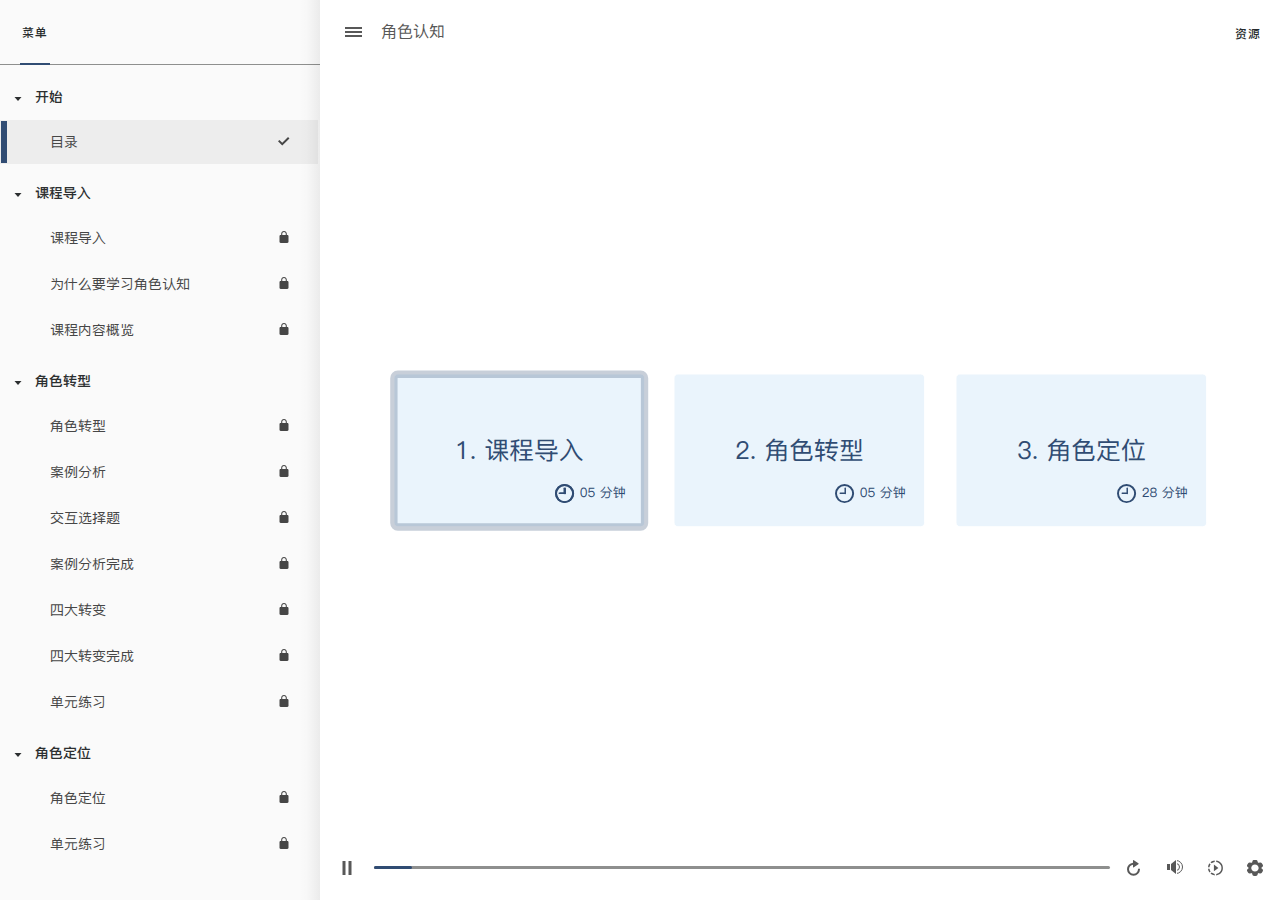
<file: index.html>
﻿<!doctype html>
<html lang="zh-CN">
<head>
  <meta charset="utf-8">
  <!-- Created using Storyline 360 - http://www.articulate.com  -->
  <!-- version: 3.81.31200.0 -->
  <title>&#35282;&#33394;&#35748;&#30693;</title>
  <meta http-equiv="x-ua-compatible" content="IE=edge"/>
  <meta name="viewport" content="width=device-width,initial-scale=1,user-scalable=no,shrink-to-fit=no,minimal-ui"/>
  <meta name="apple-mobile-web-app-capable" content="yes"/>
  <style>
    html, body { height: 100%; padding: 0; margin: 0 }
    #app { height: 100%; width: 100%; }
  </style>

  <script>
    window.DS = {};
    window.globals = {
      DATA_PATH_BASE: '',
      HAS_FRAME: true,
      HAS_SLIDE: true,

      lmsPresent: false,
      tinCanPresent: false,
      cmi5Present: false,
      aoSupport: false,
      scale: 'noscale',
      captureRc: false,
      browserSize: 'optimal',
      bgColor: '#FFFFFF',
      features: 'BackgroundAudioTriggers,ConnectionMessages,DropIn1,DropIn2,DropIn3,DropIn4,DropIn5,LayerPresentAsDialog,MultiLineTextEntry,MultipleQuizTracking,UpdatedThemeEditor',
      themeName: 'unified',
      preloaderColor: '#8C8C8C',
      suppressAnalytics: true,
      productChannel: 'stable',
      publishSource: 'storyline',
      aid: 'aid|3c6c9289-3d5f-4d69-979d-276ea59f59f8',
      cid: '85a8f9e2-6ce3-4dc3-a286-cd9b1ebb1d58',
      playerVersion: '3.81.31200.0',
      publishTimestamp: '2023-11-22T19:20:32.2727033Z',
      maxIosVideoElements: 10,
      connectionSettings: { message: '%E4%BD%A0%E6%98%AF%E7%A6%BB%E7%BA%BF%E7%9A%84%E3%80%82%E8%AF%B7%E8%AF%95%E7%9D%80%E9%87%8D%E6%96%B0%E8%BF%9E%E6%8E%A5%E2%80%A6', useDarkTheme: true, mode: 'disabled' },

      
      parseParams: function(qs) {
        if (window.globals.parsedParams != null) {
          return window.globals.parsedParams;
        }
        qs = (qs || window.location.search.substr(1)).split('+').join(' ');
        var params = {},
            tokens,
            re = /[?&]?([^=]+)=([^&]*)/g;

        while (tokens = re.exec(qs)) {
          params[decodeURIComponent(tokens[1]).trim()] =
            decodeURIComponent(tokens[2]).trim();
        }
        window.globals.parsedParams = params;
        return params;
      }

    };
  </script>
  <script>
    var isIe11 = ('ActiveXObject' in window || window.MSBlobBuilder != null)
      && window.msCrypto != null && !window.ActiveXObject;
    if (isIe11) {
      window.globals.unsupportedBrowser = true;
      document.write(atob('[base64]'));
    }
  </script>
  
  <script>window.THREE = { };</script>
  
</head>
<body style="background: #FFFFFF" class="cs-HTML theme-unified">
  <!-- 360 -->
  <script>!function(){var e,i=/iPhone/i,o=/iPod/i,n=/iPad/i,t=/\biOS-universal(?:.+)Mac\b/i,r=/\bAndroid(?:.+)Mobile\b/i,a=/Android/i,d=/(?:SD4930UR|\bSilk(?:.+)Mobile\b)/i,p=/Silk/i,l=/Windows Phone/i,u=/\bWindows(?:.+)ARM\b/i,b=/BlackBerry/i,s=/BB10/i,c=/Opera Mini/i,f=/\b(CriOS|Chrome)(?:.+)Mobile/i,h=/Mobile(?:.+)Firefox\b/i,v=function(e){return void 0!==e&&"MacIntel"===e.platform&&"number"==typeof e.maxTouchPoints&&e.maxTouchPoints>1&&"undefined"==typeof MSStream};e=function(e){var m={userAgent:"",platform:"",maxTouchPoints:0};e||"undefined"==typeof navigator?"string"==typeof e?m.userAgent=e:e&&e.userAgent&&(m={userAgent:e.userAgent,platform:e.platform,maxTouchPoints:e.maxTouchPoints||0}):m={userAgent:navigator.userAgent,platform:navigator.platform,maxTouchPoints:navigator.maxTouchPoints||0};var g=m.userAgent,y=g.split("[FBAN");void 0!==y[1]&&(g=y[0]),void 0!==(y=g.split("Twitter"))[1]&&(g=y[0]);var A=function(e){return function(i){return i.test(e)}}(g),w={apple:{phone:A(i)&&!A(l),ipod:A(o),tablet:!A(i)&&(A(n)||v(m))&&!A(l),universal:A(t),device:(A(i)||A(o)||A(n)||A(t)||v(m))&&!A(l)},amazon:{phone:A(d),tablet:!A(d)&&A(p),device:A(d)||A(p)},android:{phone:!A(l)&&A(d)||!A(l)&&A(r),tablet:!A(l)&&!A(d)&&!A(r)&&(A(p)||A(a)),device:!A(l)&&(A(d)||A(p)||A(r)||A(a))||A(/\bokhttp\b/i)},windows:{phone:A(l),tablet:A(u),device:A(l)||A(u)},other:{blackberry:A(b),blackberry10:A(s),opera:A(c),firefox:A(h),chrome:A(f),device:A(b)||A(s)||A(c)||A(h)||A(f)},any:!1,phone:!1,tablet:!1};return w.any=w.apple.device||w.android.device||w.windows.device||w.other.device,w.phone=w.apple.phone||w.android.phone||w.windows.phone,w.tablet=w.apple.tablet||w.android.tablet||w.windows.tablet,w}(),"object"==typeof exports&&"undefined"!=typeof module?module.exports=e:"function"==typeof define&&define.amd?define((function(){return e})):this.isMobile=e}();
    window.isMobile.apple.tablet = window.isMobile.apple.tablet ||
      (navigator.platform === 'MacIntel' && navigator.maxTouchPoints > 1);
    window.isMobile.apple.device = window.isMobile.apple.device || window.isMobile.apple.tablet;
    window.isMobile.tablet = window.isMobile.tablet || window.isMobile.apple.tablet;
    window.isMobile.any = window.isMobile.any || window.isMobile.apple.tablet;
  </script>

  <div id="focus-sink" tabindex="-1"></div>

  <div id="preso"></div>
  <script>
    (function() {

      var classTypes = [ 'desktop', 'mobile', 'phone', 'tablet' ];

      var addDeviceClasses = function(prefix, testObj) {
        var curr, i;
        for (i = 0; i < classTypes.length; i++) {
          curr = classTypes[i];
          if (testObj[curr]) {
            document.body.classList.add(prefix + curr);
          }
        }
      };

      var params = window.globals.parseParams(),
          isDevicePreview = params.devicepreview === '1',
          isPhoneOverride = params.deviceType === 'phone' || (isDevicePreview && params.phone == '1'),
          isTabletOverride = (params.deviceType === 'tablet' || isDevicePreview) && !isPhoneOverride,
          isMobileOverride = isPhoneOverride || isTabletOverride;

      var deviceView = {
        desktop: !window.isMobile.any && !isMobileOverride,
        mobile: window.isMobile.any || isMobileOverride,
        phone: isPhoneOverride || (window.isMobile.phone && !isTabletOverride),
        tablet: isTabletOverride || window.isMobile.tablet
      };

      window.globals.deviceView = deviceView;
      window.isMobile.desktop = !window.isMobile.any;
      window.isMobile.mobile = window.isMobile.any;

      addDeviceClasses('view-', deviceView);

    })();
  </script>
  
  <script src='story_content/user.js' type=text/javascript></script>
  <div class="slide-loader"></div>

  <script>
    var doc = document, loader = doc.body.querySelector('.slide-loader'); [ 1, 2, 3 ].forEach(function(n) { var d = doc.createElement('div'); d.style.backgroundColor = window.globals.preloaderColor; d.classList.add('mobile-loader-dot'); d.classList.add('dot' + n); loader.appendChild(d); });
  </script>

  <div class="mobile-load-title-overlay" style="display: none">
    <div class="mobile-load-title">&#35282;&#33394;&#35748;&#30693;</div>
  </div>

  <div class="mobile-chrome-warning"></div>

  
<style>
  .warn-connection-dialog {
    display: none;
    background: transparent;
    pointer-events: all;
    position: fixed;
    left: 0;
    top: 0;
    width: 100%;
    height: 100%;
    z-index: 999;
  }

  .warn-connection-content {
    pointer-events: all;
    border-radius: 4px;
    background: white;
    border: 1px solid #E7E7E7;
    color: #333333;
    box-shadow: 0 2px 4px rgba(0, 0, 0, 0.25);
    transition: all 150ms ease-out;
    position: absolute;
    white-space: nowrap;
  }

  .view-phone.is-landscape .warn-connection-content {
    left: 23px;
    bottom: 23px;
  }

  .view-tablet.is-landscape .warn-connection-content {
    left: 50%;
    top: 20px;
    transform: translateX(-50%);
  }

  .is-portrait .warn-connection-content {
    transform: translate(-50%, calc(-100% - 15px));
  }

  .warn-connection-content p {
    display: inline-block;
    margin: 0 8px 0 0;
    line-height: 33px;
    font-size: 11px;
  }

  .warn-connection-content svg {
    position: relative;
    vertical-align: middle;
    margin: 0 2px 2px 8px;
  }

  .view-desktop .warn-connection-content {
    left: 1.5em;
    bottom: 1.5em;
  }

  .view-desktop .warn-connection-content p {
    font-size: 1.1em;
  }

  .is-offline .warn-connection-dialog {
    display: block;
  }

  .is-offline .cs-panel * {
    pointer-events: none !important;
  }

  .is-offline .cs-panel {
    pointer-events: all !important;
  }

  .is-offline #nav-controls * {
    pointer-events: none !important;
  }

  .is-offline #nav-controls {
    pointer-events: all !important;
  }
</style>

<div class="warn-connection-dialog" role="alertdialog" aria-modal="true" tabindex="0" aria-labelledby="warn-connection-message">
  <div class="warn-connection-content">
    <svg width="17" height="15" viewBox="0 0 17 15" xmlns="http://www.w3.org/2000/svg">
      <path fill="#8F0000" stroke="white" d="M16.07,12.98 L15.88,12.23 L9.51,1.21 C8.97,0.26,7.6,0.26,7.06,1.21 L0.69,12.23 C0.15,13.16,0.81,14.36,1.91,14.36 H14.65 C15.47,14.36,16.05,13.7,16.07,12.98 Z"/>
      <path fill="white" stroke="white" d="M8.58,5.5 C8.35,5.28,8.5,5.35,8.21,5.32 C8.09,5.35,7.97,5.49,7.96,5.67 C7.97,5.79,7.98,5.92,7.98,6.04 L7.98,6.04 C7.99,6.17,8,6.31,8.01,6.43 L8.01,6.44 C8.03,6.92,8.06,7.41,8.09,7.9 L8.09,7.9 C8.12,8.39,8.14,8.88,8.17,9.37 C8.17,9.39,8.18,9.42,8.2,9.44 C8.23,9.46,8.25,9.47,8.28,9.47 C8.31,9.47,8.34,9.46,8.35,9.44 C8.37,9.43,8.38,9.4,8.39,9.35 L8.39,9.34 C8.39,9.24,8.4,9.15,8.4,9.05 L8.4,9.05 C8.41,8.96,8.41,8.86,8.42,8.75 C8.43,8.44,8.45,8.12,8.47,7.81 L8.47,7.81 C8.49,7.49,8.51,7.18,8.53,6.87 C8.55,6.46,8.56,6.05,8.59,5.64 L8.6,5.62 C8.6,5.57,8.59,5.53,8.58,5.5 L8.21,5.32 Z"/>
      <circle fill="white" stroke="white" cx="8.3" cy="11.35" r="0.3"/>
    </svg>
    <p id="warn-connection-message">You are offline. Trying to reconnect...</p>
  </div>
</div>

<script>
  (function() {
    window.DS.connection = {
      warningShown: false,
      assets: {},
      loadingAssetGroup: false,
      retryDelay: 500
    };

    var connectionSettings = window.globals.connectionSettings || {};

    // The `window.globals.features` variable must be set in `webpack.dev.config` when testing locally - it is not enough
    // to have it in the data - but it must be set there as well.
    var useConnectionMessages = window.AbortController != null &&
      window.location.protocol != 'file:' &&
      window.globals.features.indexOf('ConnectionMessages') != -1 &&
      connectionSettings.mode === 'normal';

    window.DS.connection.useConnectionMessages = useConnectionMessages;

    var assetCount = 0;
    var checkLoadedId;


    if (useConnectionMessages && connectionSettings != null) {
      var contentEl = document.querySelector('.warn-connection-content');
      var messageEl = contentEl.querySelector('p');

      if (connectionSettings.useDarkTheme) {
        contentEl.style.borderColor = '#BABBBA';
        contentEl.style.backgroundColor = '#282828';
        contentEl.style.color = '#FFFFFF';
      }

      if (connectionSettings.message != null) {
        messageEl.textContent = window.decodeURIComponent(connectionSettings.message);
      }
    }

    function checkAssetsReady() {
      for (var i in DS.connection.assets) {
        if (!DS.connection.assets[i].success) {
          return false;
        }
      }
      return true;
    }

    function stopAssetGroup() {
      if (!useConnectionMessages) { return; }

      assetCount = 0;

      DS.connection.oldAssetGroup = DS.connection.assets;
      DS.connection.assets = {};
      DS.connection.loadingAssetGroup = false;
      clearInterval(checkLoadedId);
    }

    function startAssetGroup() {
      if (!useConnectionMessages) { return; }
      var ticks = 0;
      clearInterval(checkLoadedId);
      checkLoadedId = setInterval(function() {
        var loaded = 0;
        if (assetCount === 0 && loaded === 0) {
          clearInterval(checkLoadedId);
          return;
        }

        for (var i in DS.connection.assets) {
          if (DS.connection.assets[i].success) {
            loaded++;
          }
        }

        if (assetCount === loaded && checkAssetsReady()) {
          for (var i in DS.connection.assets) {
            if (DS.connection.assets[i].action) {
              DS.connection.assets[i].action();
            }
          }
          hideWarning();
          stopAssetGroup();
        }
      }, 100)
    }

    function requiredAsset(url, action, retry, type) {
      if (!useConnectionMessages) { return; }
      if (DS.connection.assets[url]) { return; }

      DS.connection.assets[url] = {
        success: false, action: action, retry: retry, type: type
      };
      assetCount = Object.keys(DS.connection.assets).length;
      if (!DS.connection.loadingAssetGroup) {
        startAssetGroup();
      }
      DS.connection.loadingAssetGroup = true;
    }

    function assetLoaded(url) {
      if (!useConnectionMessages) { return; }
      if (DS.connection.assets[url]) {
        DS.connection.assets[url].success = true;
      }
    }

    function assetFailed(url) {
      if (!useConnectionMessages) { return; }
      if (!DS.connection.assets[url]) {
        if (/\.js$/.test(url) && url.indexOf('transcripts') === -1) {
          setTimeout(function() {
            if (DS.connection.lastSlideLoaded != null) {
              DS.connection.lastSlideLoaded();
            }
          }, DS.connection.retryDelay);
        }
        return;
      }
      if (!DS.connection.warningShown) { showWarning(); }
      if (DS.connection.assets[url].retry) {
        setTimeout(function() {
          if (!DS.connection.assets[url].success) {
            DS.connection.assets[url].retry()
          }
        }, DS.connection.retryDelay);
      }
    }

    function hideWarning() {
      document.body.classList.remove('is-offline');
      DS.connection.warningShown = false;
      enableKeys();
    }
    DS.connection.hideWarning = hideWarning

    function showWarning(btn) {
      document.body.classList.add('is-offline')
      DS.connection.warningShown = true;
      updateWarningPosition();
      disableKeys();
    }

    function updateWarningPosition() {
      if (!DS.connection.warningShown) {
        return;
      }

      var isPortrait = document.body.classList.contains('is-portrait');
      var warningEl = document.querySelector('.warn-connection-content');

      if (isPortrait) {
        var slide = document.querySelector('.primary-slide');
        var slideRect = slide.getBoundingClientRect();

        warningEl.style.top = `${slideRect.top}px`
        warningEl.style.left = `${slideRect.left + slideRect.width / 2}px`
      } else {
        warningEl.style.top = null;
        warningEl.style.left = null;
      }

      window.requestAnimationFrame(updateWarningPosition);
    }

    function onDisableKeyDown(e) {
      e.preventDefault();
      e.stopImmediatePropagation();
    }

    function onDisableKeyUp(e) {
      e.preventDefault();
      e.stopImmediatePropagation();
    }

    var accStyle = document.createElement('style');
    var warnDialogEl = document.querySelector('.warn-connection-dialog');

    function disableKeys() {
      if (DS.views.nsStack.length === 1) {
        DS.views.nsStack[0].tabReachable = false
        DS.views.nsStack[0].updateTabIndex(true, true);
      }

      accStyle.innerHTML = '.acc-shadow-dom { display: none; }';
      document.body.appendChild(accStyle);

      warnDialogEl.parentNode.append(warnDialogEl);
      warnDialogEl.focus();
    }

    function enableKeys() {
      document.body.removeChild(accStyle);
      if (DS.views.nsStack.length === 1 && DS.views.nsStack[0].name === '_frame') {
        DS.views.nsStack[0].tabReachable = true;
        DS.views.nsStack[0].updateTabIndex();
      }
    }

    // these will all be noops if the feature flag isn't set in
    // the data and `window.globals.features`
    DS.connection.requiredAsset = requiredAsset;
    DS.connection.assetLoaded = assetLoaded;
    DS.connection.assetFailed = assetFailed;
    DS.connection.stopAssetGroup = stopAssetGroup;
    DS.connection.startAssetGroup = startAssetGroup;
  })();
</script>


  <script>
    
    if (window.autoSpider && window.vInterfaceObject) {
      document.querySelector('.mobile-load-title-overlay').style.display = 'none';
    }
  </script>

  

  <link rel="stylesheet" href="html5/data/css/output.min.css" data-noprefix/>
</body>
<script src="html5/lib/scripts/bootstrapper.min.js"></script>
</html>
</file>
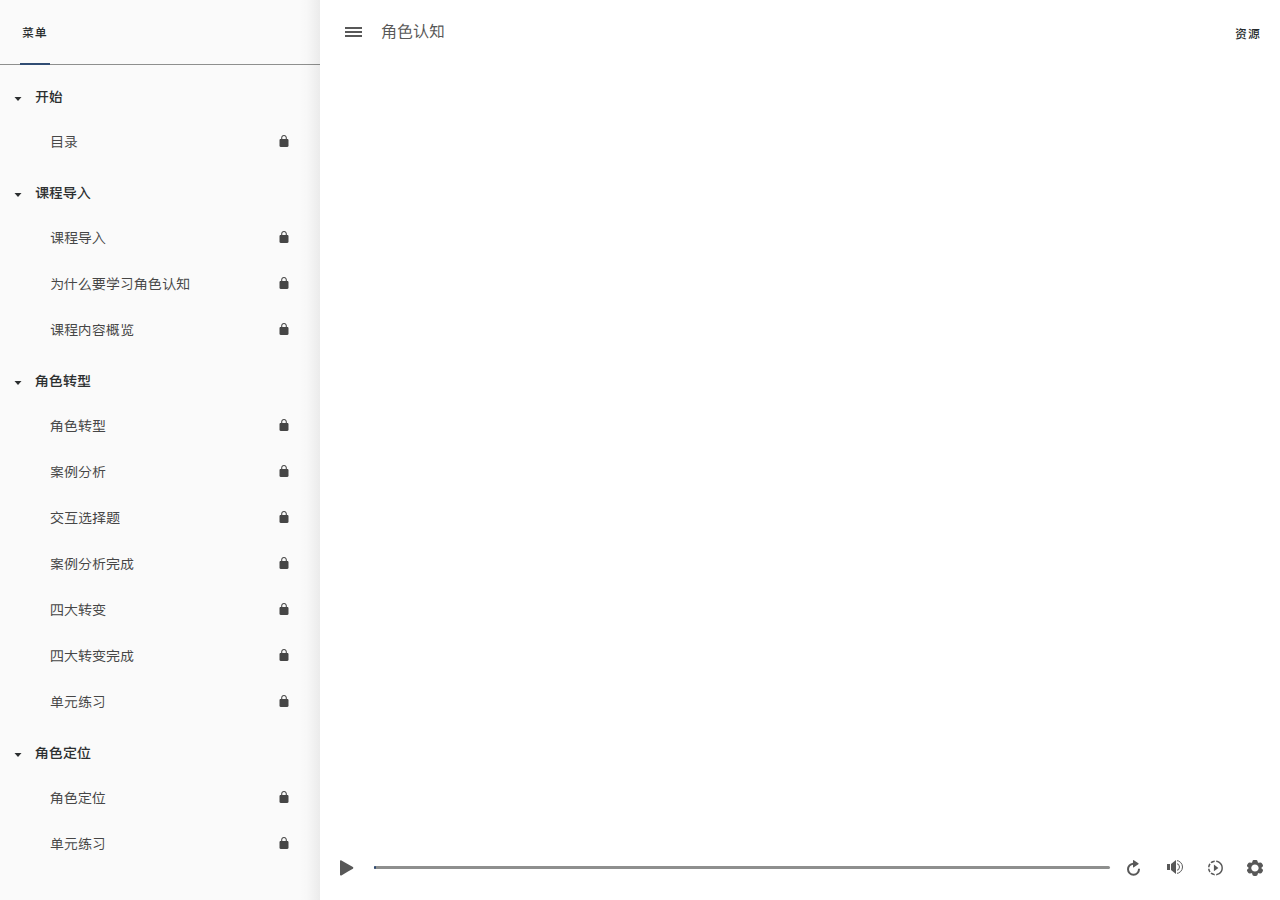
<file: index_lms.html>
<!doctype html>
<html lang="zh-CN">
<head>
  <meta charset="utf-8">
  <!-- Created using Storyline 360 - http://www.articulate.com  -->
  <!-- version: 3.81.31200.0 -->
  <title>&#35282;&#33394;&#35748;&#30693;</title>
  <meta http-equiv="x-ua-compatible" content="IE=edge"/>
  <meta name="viewport" content="width=device-width,initial-scale=1,user-scalable=no,shrink-to-fit=no,minimal-ui"/>
  <meta name="apple-mobile-web-app-capable" content="yes"/>
  <style>
    html, body { height: 100%; padding: 0; margin: 0 }
    #app { height: 100%; width: 100%; }
  </style>

  <script>
    window.DS = {};
    window.globals = {
      DATA_PATH_BASE: '',
      HAS_FRAME: true,
      HAS_SLIDE: true,

      lmsPresent: true,
      tinCanPresent: false,
      cmi5Present: false,
      aoSupport: false,
      scale: 'noscale',
      captureRc: false,
      browserSize: 'optimal',
      bgColor: '#FFFFFF',
      features: 'BackgroundAudioTriggers,ConnectionMessages,DropIn1,DropIn2,DropIn3,DropIn4,DropIn5,LayerPresentAsDialog,MultiLineTextEntry,MultipleQuizTracking,UpdatedThemeEditor',
      themeName: 'unified',
      preloaderColor: '#8C8C8C',
      suppressAnalytics: true,
      productChannel: 'stable',
      publishSource: 'storyline',
      aid: 'aid|3c6c9289-3d5f-4d69-979d-276ea59f59f8',
      cid: '85a8f9e2-6ce3-4dc3-a286-cd9b1ebb1d58',
      playerVersion: '3.81.31200.0',
      publishTimestamp: '2023-11-22T19:20:32.3834172Z',
      maxIosVideoElements: 10,
      connectionSettings: { message: '%E4%BD%A0%E6%98%AF%E7%A6%BB%E7%BA%BF%E7%9A%84%E3%80%82%E8%AF%B7%E8%AF%95%E7%9D%80%E9%87%8D%E6%96%B0%E8%BF%9E%E6%8E%A5%E2%80%A6', useDarkTheme: true, mode: 'disabled' },

      
      parseParams: function(qs) {
        if (window.globals.parsedParams != null) {
          return window.globals.parsedParams;
        }
        qs = (qs || window.location.search.substr(1)).split('+').join(' ');
        var params = {},
            tokens,
            re = /[?&]?([^=]+)=([^&]*)/g;

        while (tokens = re.exec(qs)) {
          params[decodeURIComponent(tokens[1]).trim()] =
            decodeURIComponent(tokens[2]).trim();
        }
        window.globals.parsedParams = params;
        return params;
      }

    };
  </script>
  <script>
    var isIe11 = ('ActiveXObject' in window || window.MSBlobBuilder != null)
      && window.msCrypto != null && !window.ActiveXObject;
    if (isIe11) {
      window.globals.unsupportedBrowser = true;
      document.write(atob('[base64]'));
    }
  </script>
  <script src="lms/scormdriver.js" charset="utf-8"></script>
  <script>window.THREE = { };</script>
  
</head>
<body style="background: #FFFFFF" class="cs-HTML theme-unified">
  <!-- 360 -->
  <script>!function(){var e,i=/iPhone/i,o=/iPod/i,n=/iPad/i,t=/\biOS-universal(?:.+)Mac\b/i,r=/\bAndroid(?:.+)Mobile\b/i,a=/Android/i,d=/(?:SD4930UR|\bSilk(?:.+)Mobile\b)/i,p=/Silk/i,l=/Windows Phone/i,u=/\bWindows(?:.+)ARM\b/i,b=/BlackBerry/i,s=/BB10/i,c=/Opera Mini/i,f=/\b(CriOS|Chrome)(?:.+)Mobile/i,h=/Mobile(?:.+)Firefox\b/i,v=function(e){return void 0!==e&&"MacIntel"===e.platform&&"number"==typeof e.maxTouchPoints&&e.maxTouchPoints>1&&"undefined"==typeof MSStream};e=function(e){var m={userAgent:"",platform:"",maxTouchPoints:0};e||"undefined"==typeof navigator?"string"==typeof e?m.userAgent=e:e&&e.userAgent&&(m={userAgent:e.userAgent,platform:e.platform,maxTouchPoints:e.maxTouchPoints||0}):m={userAgent:navigator.userAgent,platform:navigator.platform,maxTouchPoints:navigator.maxTouchPoints||0};var g=m.userAgent,y=g.split("[FBAN");void 0!==y[1]&&(g=y[0]),void 0!==(y=g.split("Twitter"))[1]&&(g=y[0]);var A=function(e){return function(i){return i.test(e)}}(g),w={apple:{phone:A(i)&&!A(l),ipod:A(o),tablet:!A(i)&&(A(n)||v(m))&&!A(l),universal:A(t),device:(A(i)||A(o)||A(n)||A(t)||v(m))&&!A(l)},amazon:{phone:A(d),tablet:!A(d)&&A(p),device:A(d)||A(p)},android:{phone:!A(l)&&A(d)||!A(l)&&A(r),tablet:!A(l)&&!A(d)&&!A(r)&&(A(p)||A(a)),device:!A(l)&&(A(d)||A(p)||A(r)||A(a))||A(/\bokhttp\b/i)},windows:{phone:A(l),tablet:A(u),device:A(l)||A(u)},other:{blackberry:A(b),blackberry10:A(s),opera:A(c),firefox:A(h),chrome:A(f),device:A(b)||A(s)||A(c)||A(h)||A(f)},any:!1,phone:!1,tablet:!1};return w.any=w.apple.device||w.android.device||w.windows.device||w.other.device,w.phone=w.apple.phone||w.android.phone||w.windows.phone,w.tablet=w.apple.tablet||w.android.tablet||w.windows.tablet,w}(),"object"==typeof exports&&"undefined"!=typeof module?module.exports=e:"function"==typeof define&&define.amd?define((function(){return e})):this.isMobile=e}();
    window.isMobile.apple.tablet = window.isMobile.apple.tablet ||
      (navigator.platform === 'MacIntel' && navigator.maxTouchPoints > 1);
    window.isMobile.apple.device = window.isMobile.apple.device || window.isMobile.apple.tablet;
    window.isMobile.tablet = window.isMobile.tablet || window.isMobile.apple.tablet;
    window.isMobile.any = window.isMobile.any || window.isMobile.apple.tablet;
  </script>

  <div id="focus-sink" tabindex="-1"></div>

  <div id="preso"></div>
  <script>
    (function() {

      var classTypes = [ 'desktop', 'mobile', 'phone', 'tablet' ];

      var addDeviceClasses = function(prefix, testObj) {
        var curr, i;
        for (i = 0; i < classTypes.length; i++) {
          curr = classTypes[i];
          if (testObj[curr]) {
            document.body.classList.add(prefix + curr);
          }
        }
      };

      var params = window.globals.parseParams(),
          isDevicePreview = params.devicepreview === '1',
          isPhoneOverride = params.deviceType === 'phone' || (isDevicePreview && params.phone == '1'),
          isTabletOverride = (params.deviceType === 'tablet' || isDevicePreview) && !isPhoneOverride,
          isMobileOverride = isPhoneOverride || isTabletOverride;

      var deviceView = {
        desktop: !window.isMobile.any && !isMobileOverride,
        mobile: window.isMobile.any || isMobileOverride,
        phone: isPhoneOverride || (window.isMobile.phone && !isTabletOverride),
        tablet: isTabletOverride || window.isMobile.tablet
      };

      window.globals.deviceView = deviceView;
      window.isMobile.desktop = !window.isMobile.any;
      window.isMobile.mobile = window.isMobile.any;

      addDeviceClasses('view-', deviceView);

    })();
  </script>
  
  <script src='story_content/user.js' type=text/javascript></script>
  <div class="slide-loader"></div>

  <script>
    var doc = document, loader = doc.body.querySelector('.slide-loader'); [ 1, 2, 3 ].forEach(function(n) { var d = doc.createElement('div'); d.style.backgroundColor = window.globals.preloaderColor; d.classList.add('mobile-loader-dot'); d.classList.add('dot' + n); loader.appendChild(d); });
  </script>

  <div class="mobile-load-title-overlay" style="display: none">
    <div class="mobile-load-title">&#35282;&#33394;&#35748;&#30693;</div>
  </div>

  <div class="mobile-chrome-warning"></div>

  
<style>
  .warn-connection-dialog {
    display: none;
    background: transparent;
    pointer-events: all;
    position: fixed;
    left: 0;
    top: 0;
    width: 100%;
    height: 100%;
    z-index: 999;
  }

  .warn-connection-content {
    pointer-events: all;
    border-radius: 4px;
    background: white;
    border: 1px solid #E7E7E7;
    color: #333333;
    box-shadow: 0 2px 4px rgba(0, 0, 0, 0.25);
    transition: all 150ms ease-out;
    position: absolute;
    white-space: nowrap;
  }

  .view-phone.is-landscape .warn-connection-content {
    left: 23px;
    bottom: 23px;
  }

  .view-tablet.is-landscape .warn-connection-content {
    left: 50%;
    top: 20px;
    transform: translateX(-50%);
  }

  .is-portrait .warn-connection-content {
    transform: translate(-50%, calc(-100% - 15px));
  }

  .warn-connection-content p {
    display: inline-block;
    margin: 0 8px 0 0;
    line-height: 33px;
    font-size: 11px;
  }

  .warn-connection-content svg {
    position: relative;
    vertical-align: middle;
    margin: 0 2px 2px 8px;
  }

  .view-desktop .warn-connection-content {
    left: 1.5em;
    bottom: 1.5em;
  }

  .view-desktop .warn-connection-content p {
    font-size: 1.1em;
  }

  .is-offline .warn-connection-dialog {
    display: block;
  }

  .is-offline .cs-panel * {
    pointer-events: none !important;
  }

  .is-offline .cs-panel {
    pointer-events: all !important;
  }

  .is-offline #nav-controls * {
    pointer-events: none !important;
  }

  .is-offline #nav-controls {
    pointer-events: all !important;
  }
</style>

<div class="warn-connection-dialog" role="alertdialog" aria-modal="true" tabindex="0" aria-labelledby="warn-connection-message">
  <div class="warn-connection-content">
    <svg width="17" height="15" viewBox="0 0 17 15" xmlns="http://www.w3.org/2000/svg">
      <path fill="#8F0000" stroke="white" d="M16.07,12.98 L15.88,12.23 L9.51,1.21 C8.97,0.26,7.6,0.26,7.06,1.21 L0.69,12.23 C0.15,13.16,0.81,14.36,1.91,14.36 H14.65 C15.47,14.36,16.05,13.7,16.07,12.98 Z"/>
      <path fill="white" stroke="white" d="M8.58,5.5 C8.35,5.28,8.5,5.35,8.21,5.32 C8.09,5.35,7.97,5.49,7.96,5.67 C7.97,5.79,7.98,5.92,7.98,6.04 L7.98,6.04 C7.99,6.17,8,6.31,8.01,6.43 L8.01,6.44 C8.03,6.92,8.06,7.41,8.09,7.9 L8.09,7.9 C8.12,8.39,8.14,8.88,8.17,9.37 C8.17,9.39,8.18,9.42,8.2,9.44 C8.23,9.46,8.25,9.47,8.28,9.47 C8.31,9.47,8.34,9.46,8.35,9.44 C8.37,9.43,8.38,9.4,8.39,9.35 L8.39,9.34 C8.39,9.24,8.4,9.15,8.4,9.05 L8.4,9.05 C8.41,8.96,8.41,8.86,8.42,8.75 C8.43,8.44,8.45,8.12,8.47,7.81 L8.47,7.81 C8.49,7.49,8.51,7.18,8.53,6.87 C8.55,6.46,8.56,6.05,8.59,5.64 L8.6,5.62 C8.6,5.57,8.59,5.53,8.58,5.5 L8.21,5.32 Z"/>
      <circle fill="white" stroke="white" cx="8.3" cy="11.35" r="0.3"/>
    </svg>
    <p id="warn-connection-message">You are offline. Trying to reconnect...</p>
  </div>
</div>

<script>
  (function() {
    window.DS.connection = {
      warningShown: false,
      assets: {},
      loadingAssetGroup: false,
      retryDelay: 500
    };

    var connectionSettings = window.globals.connectionSettings || {};

    // The `window.globals.features` variable must be set in `webpack.dev.config` when testing locally - it is not enough
    // to have it in the data - but it must be set there as well.
    var useConnectionMessages = window.AbortController != null &&
      window.location.protocol != 'file:' &&
      window.globals.features.indexOf('ConnectionMessages') != -1 &&
      connectionSettings.mode === 'normal';

    window.DS.connection.useConnectionMessages = useConnectionMessages;

    var assetCount = 0;
    var checkLoadedId;


    if (useConnectionMessages && connectionSettings != null) {
      var contentEl = document.querySelector('.warn-connection-content');
      var messageEl = contentEl.querySelector('p');

      if (connectionSettings.useDarkTheme) {
        contentEl.style.borderColor = '#BABBBA';
        contentEl.style.backgroundColor = '#282828';
        contentEl.style.color = '#FFFFFF';
      }

      if (connectionSettings.message != null) {
        messageEl.textContent = window.decodeURIComponent(connectionSettings.message);
      }
    }

    function checkAssetsReady() {
      for (var i in DS.connection.assets) {
        if (!DS.connection.assets[i].success) {
          return false;
        }
      }
      return true;
    }

    function stopAssetGroup() {
      if (!useConnectionMessages) { return; }

      assetCount = 0;

      DS.connection.oldAssetGroup = DS.connection.assets;
      DS.connection.assets = {};
      DS.connection.loadingAssetGroup = false;
      clearInterval(checkLoadedId);
    }

    function startAssetGroup() {
      if (!useConnectionMessages) { return; }
      var ticks = 0;
      clearInterval(checkLoadedId);
      checkLoadedId = setInterval(function() {
        var loaded = 0;
        if (assetCount === 0 && loaded === 0) {
          clearInterval(checkLoadedId);
          return;
        }

        for (var i in DS.connection.assets) {
          if (DS.connection.assets[i].success) {
            loaded++;
          }
        }

        if (assetCount === loaded && checkAssetsReady()) {
          for (var i in DS.connection.assets) {
            if (DS.connection.assets[i].action) {
              DS.connection.assets[i].action();
            }
          }
          hideWarning();
          stopAssetGroup();
        }
      }, 100)
    }

    function requiredAsset(url, action, retry, type) {
      if (!useConnectionMessages) { return; }
      if (DS.connection.assets[url]) { return; }

      DS.connection.assets[url] = {
        success: false, action: action, retry: retry, type: type
      };
      assetCount = Object.keys(DS.connection.assets).length;
      if (!DS.connection.loadingAssetGroup) {
        startAssetGroup();
      }
      DS.connection.loadingAssetGroup = true;
    }

    function assetLoaded(url) {
      if (!useConnectionMessages) { return; }
      if (DS.connection.assets[url]) {
        DS.connection.assets[url].success = true;
      }
    }

    function assetFailed(url) {
      if (!useConnectionMessages) { return; }
      if (!DS.connection.assets[url]) {
        if (/\.js$/.test(url) && url.indexOf('transcripts') === -1) {
          setTimeout(function() {
            if (DS.connection.lastSlideLoaded != null) {
              DS.connection.lastSlideLoaded();
            }
          }, DS.connection.retryDelay);
        }
        return;
      }
      if (!DS.connection.warningShown) { showWarning(); }
      if (DS.connection.assets[url].retry) {
        setTimeout(function() {
          if (!DS.connection.assets[url].success) {
            DS.connection.assets[url].retry()
          }
        }, DS.connection.retryDelay);
      }
    }

    function hideWarning() {
      document.body.classList.remove('is-offline');
      DS.connection.warningShown = false;
      enableKeys();
    }
    DS.connection.hideWarning = hideWarning

    function showWarning(btn) {
      document.body.classList.add('is-offline')
      DS.connection.warningShown = true;
      updateWarningPosition();
      disableKeys();
    }

    function updateWarningPosition() {
      if (!DS.connection.warningShown) {
        return;
      }

      var isPortrait = document.body.classList.contains('is-portrait');
      var warningEl = document.querySelector('.warn-connection-content');

      if (isPortrait) {
        var slide = document.querySelector('.primary-slide');
        var slideRect = slide.getBoundingClientRect();

        warningEl.style.top = `${slideRect.top}px`
        warningEl.style.left = `${slideRect.left + slideRect.width / 2}px`
      } else {
        warningEl.style.top = null;
        warningEl.style.left = null;
      }

      window.requestAnimationFrame(updateWarningPosition);
    }

    function onDisableKeyDown(e) {
      e.preventDefault();
      e.stopImmediatePropagation();
    }

    function onDisableKeyUp(e) {
      e.preventDefault();
      e.stopImmediatePropagation();
    }

    var accStyle = document.createElement('style');
    var warnDialogEl = document.querySelector('.warn-connection-dialog');

    function disableKeys() {
      if (DS.views.nsStack.length === 1) {
        DS.views.nsStack[0].tabReachable = false
        DS.views.nsStack[0].updateTabIndex(true, true);
      }

      accStyle.innerHTML = '.acc-shadow-dom { display: none; }';
      document.body.appendChild(accStyle);

      warnDialogEl.parentNode.append(warnDialogEl);
      warnDialogEl.focus();
    }

    function enableKeys() {
      document.body.removeChild(accStyle);
      if (DS.views.nsStack.length === 1 && DS.views.nsStack[0].name === '_frame') {
        DS.views.nsStack[0].tabReachable = true;
        DS.views.nsStack[0].updateTabIndex();
      }
    }

    // these will all be noops if the feature flag isn't set in
    // the data and `window.globals.features`
    DS.connection.requiredAsset = requiredAsset;
    DS.connection.assetLoaded = assetLoaded;
    DS.connection.assetFailed = assetFailed;
    DS.connection.stopAssetGroup = stopAssetGroup;
    DS.connection.startAssetGroup = startAssetGroup;
  })();
</script>


  <script>
    
    if (window.autoSpider && window.vInterfaceObject) {
      document.querySelector('.mobile-load-title-overlay').style.display = 'none';
    }
  </script>

  

  <link rel="stylesheet" href="html5/data/css/output.min.css" data-noprefix/>
</body>
<script src="html5/lib/scripts/bootstrapper.min.js"></script>
</html>
</file>
